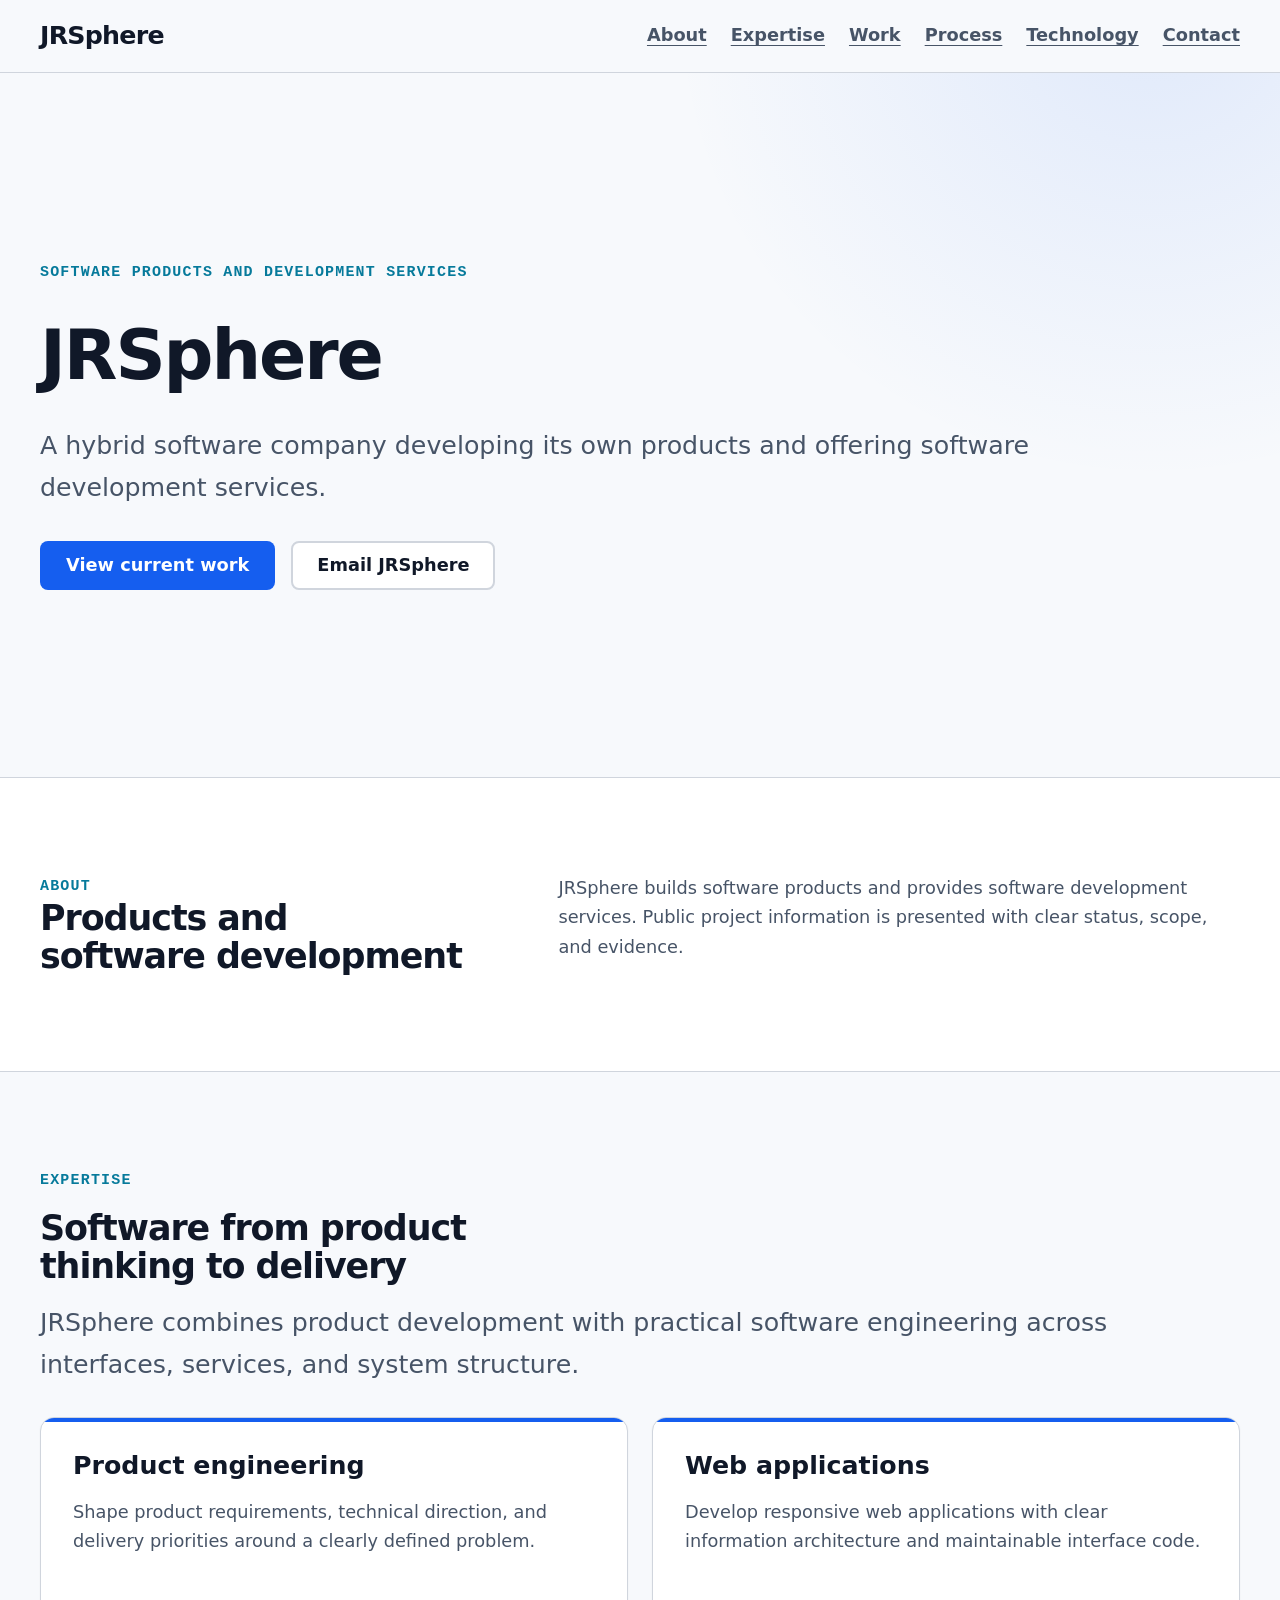
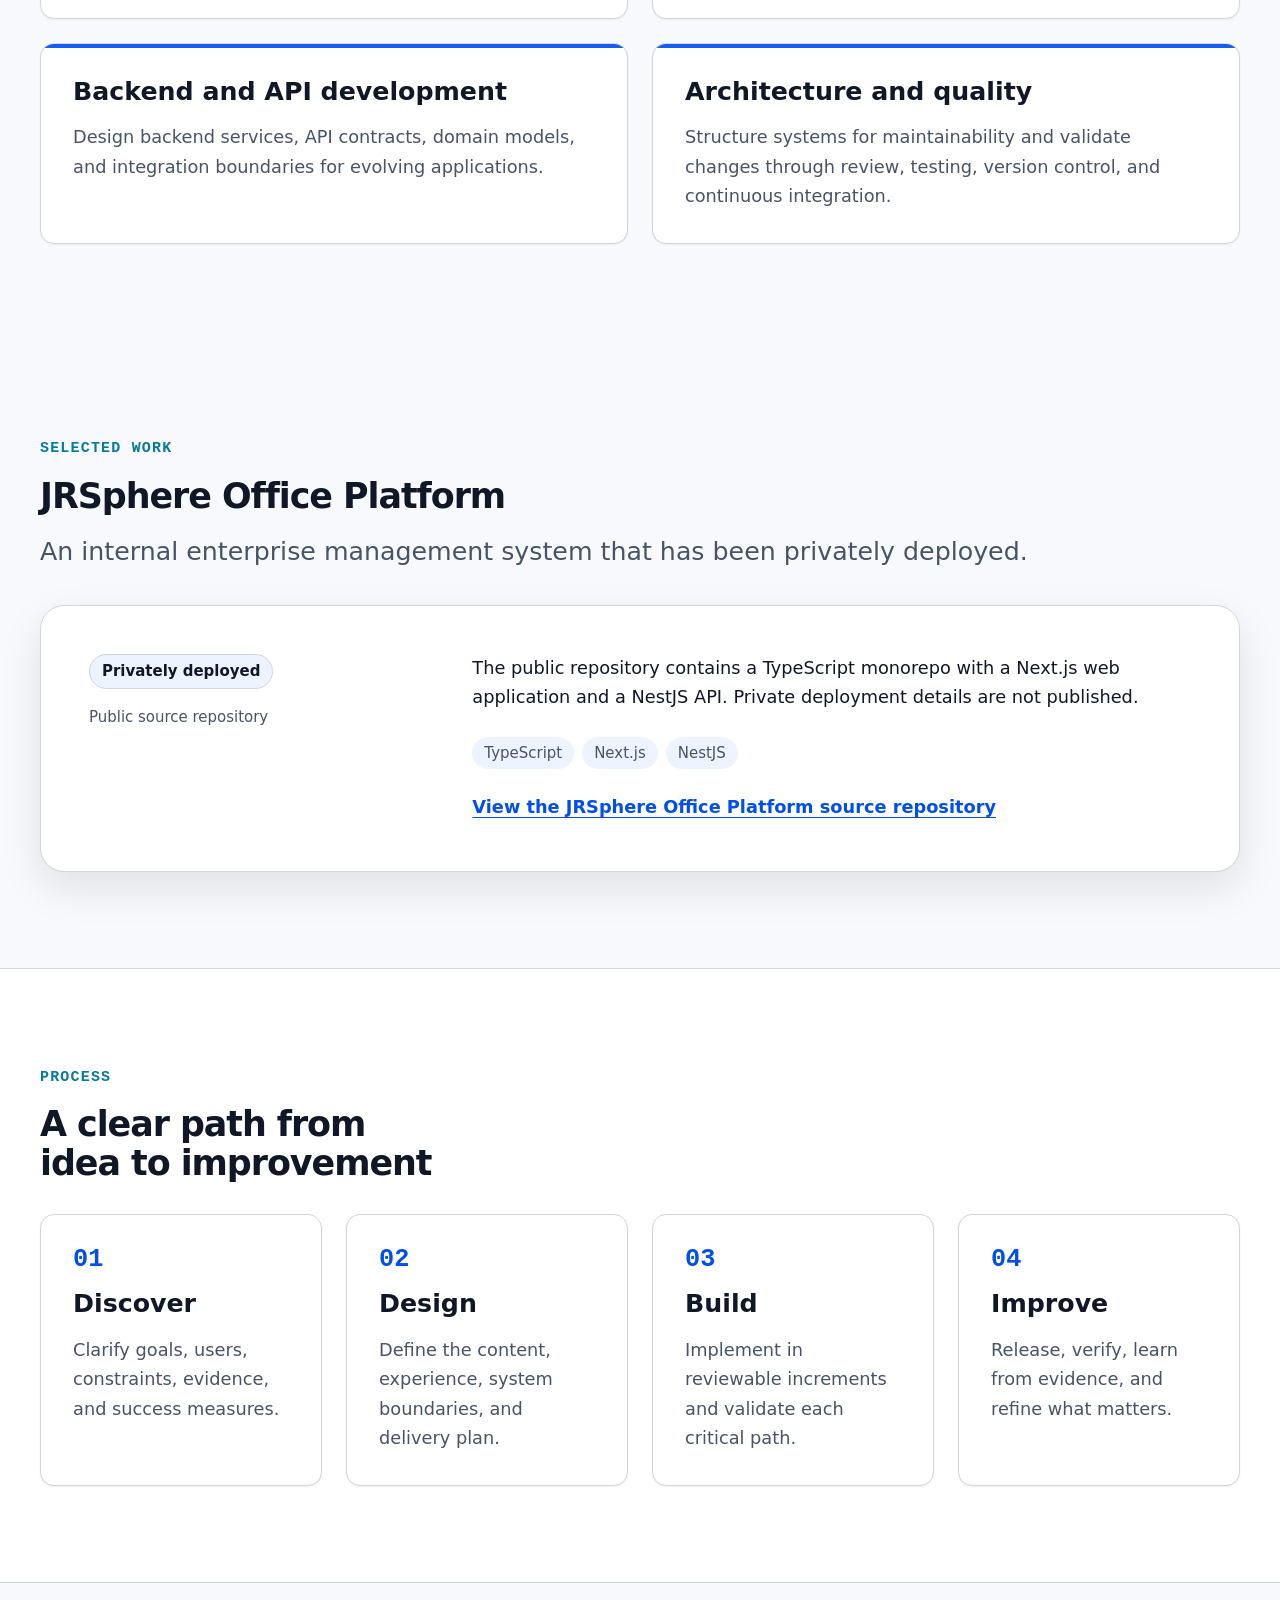
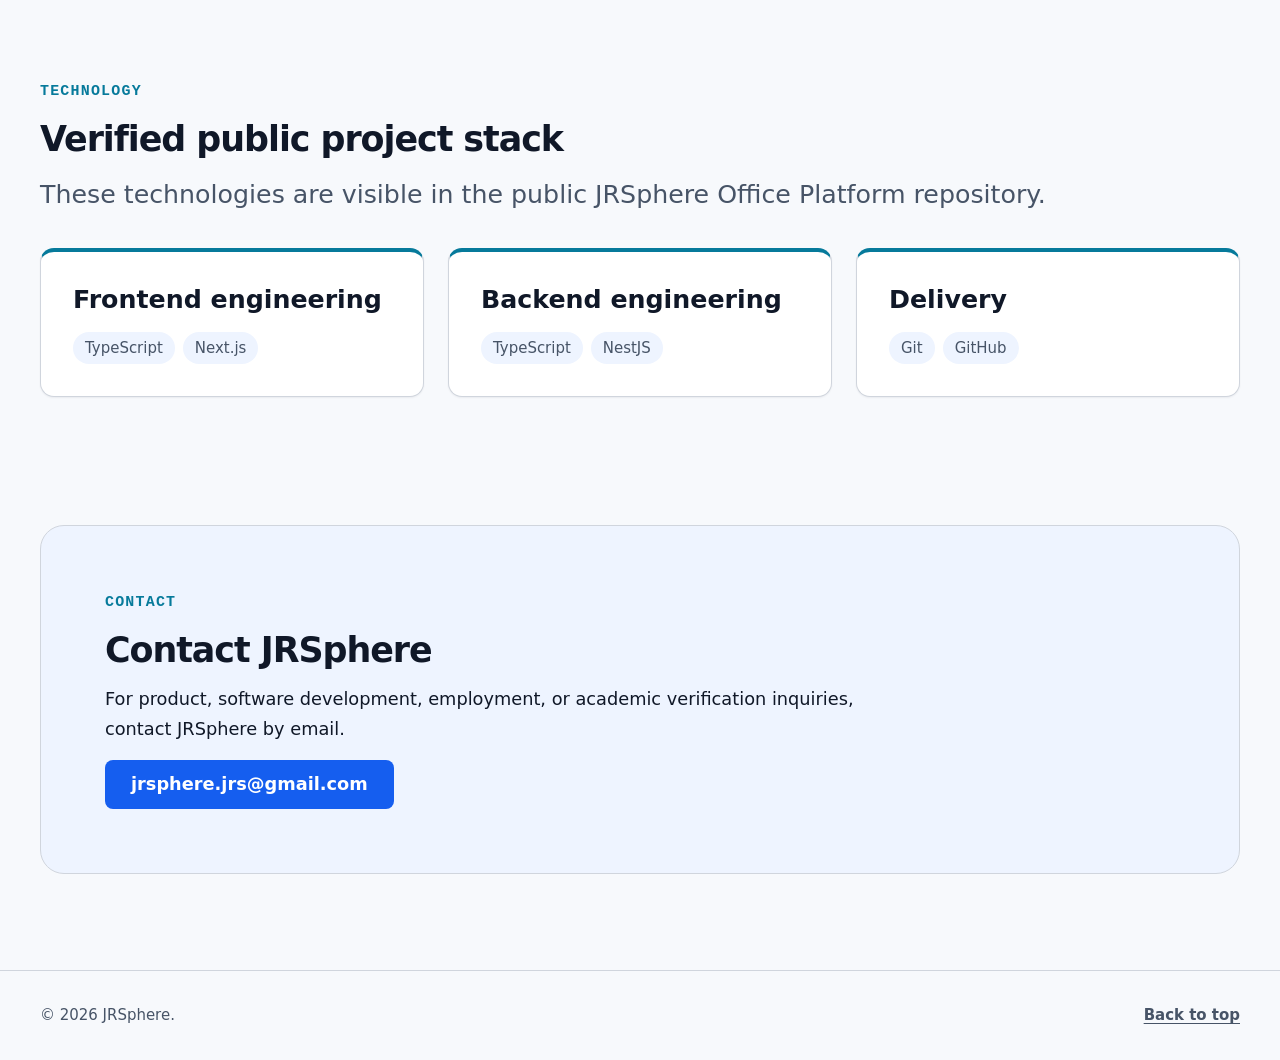
<file: index.html>
<!doctype html>
<html lang="en">
  <head>
    <meta charset="utf-8">
    <meta name="viewport" content="width=device-width, initial-scale=1">
    <title>JRSphere | Software products and development services</title>
    <meta
      name="description"
      content="JRSphere is a hybrid software company building products and providing software development services."
    >
    <meta name="robots" content="noindex, nofollow">
    <link rel="canonical" href="https://jrspherejrs.github.io/website/">

    <meta property="og:type" content="website">
    <meta property="og:site_name" content="JRSphere">
    <meta property="og:title" content="JRSphere | Software products and development services">
    <meta
      property="og:description"
      content="JRSphere is a hybrid software company building products and providing software development services."
    >
    <meta property="og:url" content="https://jrspherejrs.github.io/website/">
    <meta
      property="og:image"
      content="https://jrspherejrs.github.io/website/assets/images/og/jrsphere-social.png"
    >
    <meta property="og:image:width" content="1200">
    <meta property="og:image:height" content="630">
    <meta
      property="og:image:alt"
      content="JRSphere — Software products and development services"
    >

    <meta name="twitter:card" content="summary_large_image">
    <meta name="twitter:title" content="JRSphere | Software products and development services">
    <meta
      name="twitter:description"
      content="JRSphere is a hybrid software company building products and providing software development services."
    >
    <meta
      name="twitter:image"
      content="https://jrspherejrs.github.io/website/assets/images/og/jrsphere-social.png"
    >
    <meta
      name="twitter:image:alt"
      content="JRSphere — Software products and development services"
    >

    <meta name="theme-color" content="#f7f9fc" media="(prefers-color-scheme: light)">
    <meta name="theme-color" content="#081120" media="(prefers-color-scheme: dark)">
    <link rel="icon" href="assets/icons/favicon.svg" type="image/svg+xml">
    <link rel="stylesheet" href="assets/css/reset.css">
    <link rel="stylesheet" href="assets/css/tokens.css">
    <link rel="stylesheet" href="assets/css/main.css">
    <script type="application/ld+json">
      {
        "@context": "https://schema.org",
        "@graph": [
          {
            "@type": "Organization",
            "@id": "https://jrspherejrs.github.io/website/#organization",
            "name": "JRSphere",
            "url": "https://jrspherejrs.github.io/website/",
            "email": "mailto:jrsphere.jrs@gmail.com",
            "sameAs": ["https://github.com/JRSphere"]
          },
          {
            "@type": "WebSite",
            "@id": "https://jrspherejrs.github.io/website/#website",
            "url": "https://jrspherejrs.github.io/website/",
            "name": "JRSphere",
            "publisher": {
              "@id": "https://jrspherejrs.github.io/website/#organization"
            },
            "inLanguage": "en"
          }
        ]
      }
    </script>
  </head>
  <body id="top">
    <a class="skip-link" href="#main-content">Skip to main content</a>

    <header class="site-header">
      <div class="container site-header__inner">
        <a class="wordmark" href="./" aria-label="JRSphere home">JRSphere</a>
        <button
          class="nav-toggle"
          type="button"
          aria-expanded="false"
          aria-controls="primary-navigation"
          hidden
        >
          Menu
        </button>
        <nav id="primary-navigation" aria-label="Primary navigation">
          <ul class="nav-list" role="list">
            <li><a href="#about">About</a></li>
            <li><a href="#expertise">Expertise</a></li>
            <li><a href="#work">Work</a></li>
            <li><a href="#process">Process</a></li>
            <li><a href="#technology">Technology</a></li>
            <li><a href="#contact">Contact</a></li>
          </ul>
        </nav>
      </div>
    </header>

    <main id="main-content">
      <section class="hero section" aria-labelledby="hero-title">
        <div class="container stack stack--large">
          <p class="eyebrow">Software products and development services</p>
          <h1 id="hero-title">JRSphere</h1>
          <p class="hero__summary">
            A hybrid software company developing its own products and offering
            software development services.
          </p>
          <div class="cluster">
            <a class="button button--primary" href="#work">View current work</a>
            <a class="button button--secondary" href="mailto:jrsphere.jrs@gmail.com">
              Email JRSphere
            </a>
          </div>
        </div>
      </section>

      <section class="section section--surface" id="about" aria-labelledby="about-title">
        <div class="container content-grid">
          <div>
            <p class="eyebrow">About</p>
            <h2 id="about-title">Products and software development</h2>
          </div>
          <div class="prose">
            <p>
              JRSphere builds software products and provides software development
              services. Public project information is presented with clear status,
              scope, and evidence.
            </p>
          </div>
        </div>
      </section>

      <section class="section" id="expertise" aria-labelledby="expertise-title">
        <div class="container stack stack--large">
          <div class="section-heading stack">
            <p class="eyebrow">Expertise</p>
            <h2 id="expertise-title">Software from product thinking to delivery</h2>
            <p>
              JRSphere combines product development with practical software
              engineering across interfaces, services, and system structure.
            </p>
          </div>

          <div class="card-grid">
            <article class="card stack">
              <h3>Product engineering</h3>
              <p>
                Shape product requirements, technical direction, and delivery
                priorities around a clearly defined problem.
              </p>
            </article>
            <article class="card stack">
              <h3>Web applications</h3>
              <p>
                Develop responsive web applications with clear information
                architecture and maintainable interface code.
              </p>
            </article>
            <article class="card stack">
              <h3>Backend and API development</h3>
              <p>
                Design backend services, API contracts, domain models, and
                integration boundaries for evolving applications.
              </p>
            </article>
            <article class="card stack">
              <h3>Architecture and quality</h3>
              <p>
                Structure systems for maintainability and validate changes through
                review, testing, version control, and continuous integration.
              </p>
            </article>
          </div>
        </div>
      </section>

      <section class="section" id="work" aria-labelledby="work-title">
        <div class="container stack stack--large">
          <div class="section-heading stack">
            <p class="eyebrow">Selected work</p>
            <h2 id="work-title">JRSphere Office Platform</h2>
            <p>
              An internal enterprise management system that has been privately
              deployed.
            </p>
          </div>

          <div class="project-card stack">
            <div class="cluster project-card__meta">
              <span class="status">Privately deployed</span>
              <span>Public source repository</span>
            </div>
            <p>
              The public repository contains a TypeScript monorepo with a Next.js
              web application and a NestJS API. Private deployment details are not
              published.
            </p>
            <ul class="tag-list" role="list" aria-label="Technologies">
              <li>TypeScript</li>
              <li>Next.js</li>
              <li>NestJS</li>
            </ul>
            <p>
              <a class="text-link" href="https://github.com/JRSphere/jrs-platform">
                View the JRSphere Office Platform source repository
              </a>
            </p>
          </div>
        </div>
      </section>

      <section class="section section--surface" id="process" aria-labelledby="process-title">
        <div class="container stack stack--large">
          <div class="section-heading stack">
            <p class="eyebrow">Process</p>
            <h2 id="process-title">A clear path from idea to improvement</h2>
          </div>

          <ol class="process-list" role="list">
            <li class="stack">
              <h3>Discover</h3>
              <p>Clarify goals, users, constraints, evidence, and success measures.</p>
            </li>
            <li class="stack">
              <h3>Design</h3>
              <p>Define the content, experience, system boundaries, and delivery plan.</p>
            </li>
            <li class="stack">
              <h3>Build</h3>
              <p>Implement in reviewable increments and validate each critical path.</p>
            </li>
            <li class="stack">
              <h3>Improve</h3>
              <p>Release, verify, learn from evidence, and refine what matters.</p>
            </li>
          </ol>
        </div>
      </section>

      <section class="section" id="technology" aria-labelledby="technology-title">
        <div class="container stack stack--large">
          <div class="section-heading stack">
            <p class="eyebrow">Technology</p>
            <h2 id="technology-title">Verified public project stack</h2>
            <p>
              These technologies are visible in the public JRSphere Office Platform
              repository.
            </p>
          </div>

          <div class="technology-groups">
            <section class="technology-group stack" aria-labelledby="frontend-title">
              <h3 id="frontend-title">Frontend engineering</h3>
              <ul class="tag-list" role="list">
                <li>TypeScript</li>
                <li>Next.js</li>
              </ul>
            </section>
            <section class="technology-group stack" aria-labelledby="backend-title">
              <h3 id="backend-title">Backend engineering</h3>
              <ul class="tag-list" role="list">
                <li>TypeScript</li>
                <li>NestJS</li>
              </ul>
            </section>
            <section class="technology-group stack" aria-labelledby="delivery-title">
              <h3 id="delivery-title">Delivery</h3>
              <ul class="tag-list" role="list">
                <li>Git</li>
                <li>GitHub</li>
              </ul>
            </section>
          </div>
        </div>
      </section>

      <section class="section section--contact" id="contact" aria-labelledby="contact-title">
        <div class="container contact-panel stack">
          <p class="eyebrow">Contact</p>
          <h2 id="contact-title">Contact JRSphere</h2>
          <p>
            For product, software development, employment, or academic verification
            inquiries, contact JRSphere by email.
          </p>
          <p>
            <a class="button button--primary" href="mailto:jrsphere.jrs@gmail.com">
              jrsphere.jrs@gmail.com
            </a>
          </p>
        </div>
      </section>
    </main>

    <footer class="site-footer">
      <div class="container cluster site-footer__inner">
        <p>© 2026 JRSphere.</p>
        <a href="#top">Back to top</a>
      </div>
    </footer>
    <script src="assets/js/navigation.js" defer></script>
  </body>
</html>
</file>
<file: assets/css/tokens.css>
:root {
  color-scheme: light dark;

  --color-bg: #f7f9fc;
  --color-surface: #ffffff;
  --color-surface-raised: #eef4ff;
  --color-text: #101828;
  --color-text-muted: #475467;
  --color-brand: #155eef;
  --color-brand-strong: #004eeb;
  --color-accent: #067a9b;
  --color-border: #d0d5dd;
  --color-focus: #004eeb;
  --color-on-brand: #ffffff;

  --font-sans: Inter, ui-sans-serif, system-ui, -apple-system, BlinkMacSystemFont,
    "Segoe UI", sans-serif;
  --font-mono: "IBM Plex Mono", "SFMono-Regular", Consolas, monospace;

  --step--1: clamp(0.875rem, 0.84rem + 0.12vw, 0.95rem);
  --step-0: clamp(1rem, 0.95rem + 0.2vw, 1.125rem);
  --step-1: clamp(1.25rem, 1.1rem + 0.6vw, 1.6rem);
  --step-2: clamp(1.6rem, 1.3rem + 1.1vw, 2.25rem);
  --step-3: clamp(2.1rem, 1.6rem + 2vw, 3.5rem);
  --step-4: clamp(2.7rem, 1.8rem + 3.2vw, 5rem);

  --space-1: 0.25rem;
  --space-2: 0.5rem;
  --space-3: 0.75rem;
  --space-4: 1rem;
  --space-6: 1.5rem;
  --space-8: 2rem;
  --space-12: 3rem;
  --space-16: 4rem;
  --space-24: 6rem;

  --radius-sm: 0.5rem;
  --radius-md: 0.875rem;
  --radius-lg: 1.5rem;
  --shadow-sm: 0 1px 2px rgb(16 24 40 / 0.06);
  --shadow-md: 0 1rem 2.5rem rgb(16 24 40 / 0.1);
  --content-max: 75rem;
  --text-max: 68ch;
}

@media (prefers-color-scheme: dark) {
  :root {
    --color-bg: #081120;
    --color-surface: #101828;
    --color-surface-raised: #16233a;
    --color-text: #f2f4f7;
    --color-text-muted: #b8c2d1;
    --color-brand: #84adff;
    --color-brand-strong: #b2ccff;
    --color-accent: #67e3f9;
    --color-border: #344054;
    --color-focus: #67e3f9;
    --color-on-brand: #081120;
    --shadow-sm: 0 1px 2px rgb(0 0 0 / 0.3);
    --shadow-md: 0 1rem 2.5rem rgb(0 0 0 / 0.35);
  }
}
</file>
<file: assets/css/main.css>
html {
  background: var(--color-bg);
  scroll-behavior: smooth;
}

body {
  background:
    radial-gradient(circle at 90% 0%, rgba(21, 94, 239, 0.1), transparent 30rem),
    var(--color-bg);
  color: var(--color-text);
  font-family: var(--font-sans);
  font-size: var(--step-0);
  line-height: 1.65;
  -webkit-font-smoothing: antialiased;
}

h1,
h2 {
  max-inline-size: 22ch;
  font-weight: 750;
  letter-spacing: -0.03em;
  line-height: 1.1;
  text-wrap: balance;
}

h1 {
  font-size: var(--step-4);
}

h2 {
  font-size: var(--step-2);
}

p {
  max-inline-size: var(--text-max);
}

a {
  text-underline-offset: 0.2em;
  text-decoration-thickness: 0.08em;
}

a:hover {
  text-decoration-thickness: 0.14em;
}

:focus-visible {
  outline: 0.2rem solid var(--color-focus);
  outline-offset: 0.2rem;
}

.container {
  inline-size: min(100% - 2rem, var(--content-max));
  margin-inline: auto;
}

.section {
  padding-block: clamp(var(--space-12), 8vw, var(--space-24));
}

.section--surface {
  background: var(--color-surface);
  border-block: 1px solid var(--color-border);
}

.section--contact {
  padding-block-start: var(--space-8);
}

.stack {
  display: flex;
  flex-direction: column;
  gap: var(--space-4);
}

.stack--large {
  gap: var(--space-8);
}

.cluster {
  display: flex;
  flex-wrap: wrap;
  align-items: center;
  gap: var(--space-4);
}

.stack > *,
.cluster > *,
.content-grid > *,
.card-grid > *,
.technology-groups > * {
  min-inline-size: 0;
}

.card-grid,
.project-card,
.process-list,
.technology-groups {
  inline-size: 100%;
}

.skip-link {
  position: fixed;
  inset-block-start: var(--space-4);
  inset-inline-start: var(--space-4);
  z-index: 10;
  padding: var(--space-3) var(--space-4);
  border-radius: var(--radius-sm);
  background: var(--color-text);
  color: var(--color-bg);
  font-weight: 700;
  transform: translateY(-200%);
}

.skip-link:focus {
  transform: translateY(0);
}

.site-header {
  border-block-end: 1px solid var(--color-border);
  background: var(--color-bg);
}

.site-header__inner {
  position: relative;
  display: grid;
  grid-template-columns: minmax(0, 1fr) auto;
  align-items: center;
  gap: var(--space-3) var(--space-4);
  min-block-size: 4.5rem;
  padding-block: var(--space-3);
}

.site-header nav {
  grid-column: 1 / -1;
  inline-size: 100%;
  max-inline-size: 100%;
}

.wordmark {
  color: var(--color-text);
  font-size: var(--step-1);
  font-weight: 800;
  letter-spacing: -0.03em;
  text-decoration: none;
}

.nav-toggle {
  display: inline-flex;
  align-items: center;
  justify-content: center;
  gap: var(--space-2);
  min-block-size: 2.75rem;
  padding: var(--space-2) var(--space-3);
  border: 1px solid var(--color-border);
  border-radius: var(--radius-sm);
  background: var(--color-surface);
  color: var(--color-text);
  cursor: pointer;
  font: inherit;
  font-weight: 750;
}

.nav-toggle::after {
  content: "+";
  font-family: var(--font-mono);
  font-size: var(--step-1);
  line-height: 1;
}

.nav-toggle[aria-expanded="true"]::after {
  content: "−";
}

.nav-list {
  display: grid;
  grid-template-columns: repeat(2, minmax(0, 1fr));
  gap: var(--space-1) var(--space-2);
}

.nav-list a {
  display: block;
  padding: var(--space-2) var(--space-1);
}

.nav-list a,
.site-footer a {
  color: var(--color-text-muted);
  font-weight: 650;
}

.nav-list a:hover,
.site-footer a:hover {
  color: var(--color-brand-strong);
}

.hero {
  display: grid;
  align-items: center;
}

.hero__summary {
  color: var(--color-text-muted);
  font-size: var(--step-1);
}

.eyebrow {
  color: var(--color-accent);
  font-family: var(--font-mono);
  font-size: var(--step--1);
  font-weight: 700;
  letter-spacing: 0.08em;
  text-transform: uppercase;
}

.button {
  display: inline-flex;
  align-items: center;
  justify-content: center;
  min-block-size: 2.75rem;
  padding: var(--space-3) var(--space-6);
  border: 2px solid transparent;
  border-radius: var(--radius-sm);
  max-inline-size: 100%;
  font-weight: 750;
  line-height: 1.2;
  overflow-wrap: anywhere;
  text-align: center;
  text-decoration: none;
}

.hero .cluster,
.error-panel > .cluster,
.contact-panel > p:last-child {
  inline-size: 100%;
}

.hero .button,
.error-panel > .cluster .button,
.contact-panel .button {
  inline-size: 100%;
}

.button--primary {
  background: var(--color-brand);
  color: var(--color-on-brand);
}

.button--primary:hover {
  background: var(--color-brand-strong);
}

.button--secondary {
  border-color: var(--color-border);
  background: var(--color-surface);
  color: var(--color-text);
}

.button--secondary:hover {
  border-color: var(--color-brand);
}

.content-grid {
  display: grid;
  gap: var(--space-8);
}

.prose {
  color: var(--color-text-muted);
}

.section-heading > p:last-child {
  color: var(--color-text-muted);
  font-size: var(--step-1);
}

.card-grid,
.technology-groups {
  display: grid;
  grid-template-columns: minmax(0, 1fr);
  grid-auto-rows: 1fr;
  gap: var(--space-6);
}

.card,
.technology-group {
  position: relative;
  min-block-size: 100%;
  padding: clamp(var(--space-6), 4vw, var(--space-8));
  border: 1px solid var(--color-border);
  border-radius: var(--radius-md);
  background: var(--color-surface);
  box-shadow: var(--shadow-sm);
}

.card {
  overflow: hidden;
}

.card::before {
  position: absolute;
  inset-block-start: 0;
  inset-inline: 0;
  block-size: 0.25rem;
  background: var(--color-brand);
  content: "";
}

.technology-group {
  border-block-start: 0.25rem solid var(--color-accent);
}

.card h3,
.process-list h3,
.technology-group h3 {
  font-size: var(--step-1);
  line-height: 1.25;
}

.card p,
.process-list p {
  color: var(--color-text-muted);
}

.process-list {
  display: grid;
  grid-template-columns: minmax(0, 1fr);
  grid-auto-rows: 1fr;
  gap: var(--space-6);
  margin: 0;
  padding: 0;
  list-style: none;
  counter-reset: process-step;
}

.process-list li {
  position: relative;
  min-block-size: 100%;
  padding: clamp(var(--space-6), 4vw, var(--space-8));
  border: 1px solid var(--color-border);
  border-radius: var(--radius-md);
  background: var(--color-surface);
  box-shadow: var(--shadow-sm);
  counter-increment: process-step;
}

.process-list li::before {
  color: var(--color-brand-strong);
  content: counter(process-step, decimal-leading-zero);
  font-family: var(--font-mono);
  font-size: var(--step-1);
  font-weight: 800;
  line-height: 1;
}

.project-card {
  padding: clamp(var(--space-6), 5vw, var(--space-12));
  border: 1px solid var(--color-border);
  border-radius: var(--radius-lg);
  background: var(--color-surface);
  box-shadow: var(--shadow-md);
}

.project-card__meta {
  color: var(--color-text-muted);
  font-size: var(--step--1);
}

.status {
  padding: var(--space-1) var(--space-3);
  border: 1px solid var(--color-border);
  border-radius: 999px;
  background: var(--color-surface-raised);
  color: var(--color-text);
  font-weight: 700;
}

.tag-list {
  display: flex;
  flex-wrap: wrap;
  gap: var(--space-2);
}

.tag-list li {
  padding: var(--space-1) var(--space-3);
  border-radius: 999px;
  background: var(--color-surface-raised);
  color: var(--color-text-muted);
  font-size: var(--step--1);
}

.text-link {
  color: var(--color-brand-strong);
  font-weight: 750;
  overflow-wrap: anywhere;
}

.contact-panel {
  padding: clamp(var(--space-6), 7vw, var(--space-16));
  border: 1px solid var(--color-border);
  border-radius: var(--radius-lg);
  background: var(--color-surface-raised);
}

.site-footer {
  padding-block: var(--space-8);
  border-block-start: 1px solid var(--color-border);
  color: var(--color-text-muted);
  font-size: var(--step--1);
}

.site-footer__inner {
  flex-direction: column;
  align-items: flex-start;
  justify-content: flex-start;
}

@media (min-width: 40rem) {
  .card-grid,
  .process-list,
  .technology-groups {
    grid-template-columns: repeat(2, minmax(0, 1fr));
  }

  .technology-group:last-child:nth-child(odd) {
    grid-column: 1 / -1;
  }

  .hero .cluster,
  .error-panel > .cluster {
    inline-size: auto;
  }

  .hero .button,
  .error-panel > .cluster .button,
  .contact-panel .button {
    inline-size: auto;
  }

  .site-footer__inner {
    flex-direction: row;
    align-items: center;
    justify-content: space-between;
  }
}

@media (min-width: 48rem) {
  .site-header__inner {
    grid-template-columns: auto minmax(0, 1fr);
    gap: var(--space-4) var(--space-8);
  }

  .site-header nav {
    grid-column: 2;
    inline-size: auto;
    justify-self: end;
  }

  .nav-list {
    display: flex;
    flex-wrap: wrap;
    gap: var(--space-3) var(--space-6);
  }

  .nav-list a {
    padding: 0;
  }
}

@media (min-width: 56rem) {
  .hero {
    min-block-size: min(44rem, calc(100vh - 4.5rem));
    min-block-size: min(44rem, calc(100svh - 4.5rem));
  }

  .content-grid {
    grid-template-columns: minmax(0, 0.8fr) minmax(0, 1.2fr);
    gap: var(--space-16);
  }
}

@media (min-width: 64rem) {
  .project-card {
    display: grid;
    grid-template-columns: minmax(12rem, 0.7fr) minmax(0, 1.5fr);
    grid-template-areas:
      "meta summary"
      "meta tags"
      "meta link";
    align-items: start;
    gap: var(--space-6) var(--space-12);
  }

  .project-card__meta {
    grid-area: meta;
    flex-direction: column;
    align-items: flex-start;
  }

  .project-card > p:first-of-type {
    grid-area: summary;
  }

  .project-card > .tag-list {
    grid-area: tags;
  }

  .project-card > p:last-child {
    grid-area: link;
  }

  .technology-groups {
    grid-template-columns: repeat(3, minmax(0, 1fr));
  }

  .technology-group:last-child:nth-child(odd) {
    grid-column: auto;
  }
}

@media (min-width: 72rem) {
  .process-list {
    grid-template-columns: repeat(4, minmax(0, 1fr));
  }
}

@media (prefers-reduced-motion: reduce) {
  html {
    scroll-behavior: auto;
  }
}

@media (forced-colors: active) {
  .button,
  .project-card,
  .contact-panel,
  .status {
    border: 1px solid ButtonText;
  }
}

.error-layout {
  display: grid;
  grid-template-rows: auto 1fr auto;
  min-block-size: 100vh;
}

.error-page {
  display: grid;
  align-items: center;
}

.error-panel {
  padding: clamp(var(--space-6), 7vw, var(--space-16));
  border: 1px solid var(--color-border);
  border-radius: var(--radius-lg);
  background: var(--color-surface);
  box-shadow: var(--shadow-md);
}

.error-code {
  color: var(--color-surface-raised);
  font-size: clamp(5rem, 22vw, 12rem);
  font-weight: 900;
  letter-spacing: -0.08em;
  line-height: 0.75;
  user-select: none;
}

.error-summary {
  color: var(--color-text-muted);
  font-size: var(--step-1);
}

@media (forced-colors: active) {
  .error-panel {
    border: 1px solid CanvasText;
  }

  .error-code {
    color: CanvasText;
  }
}
</file>
